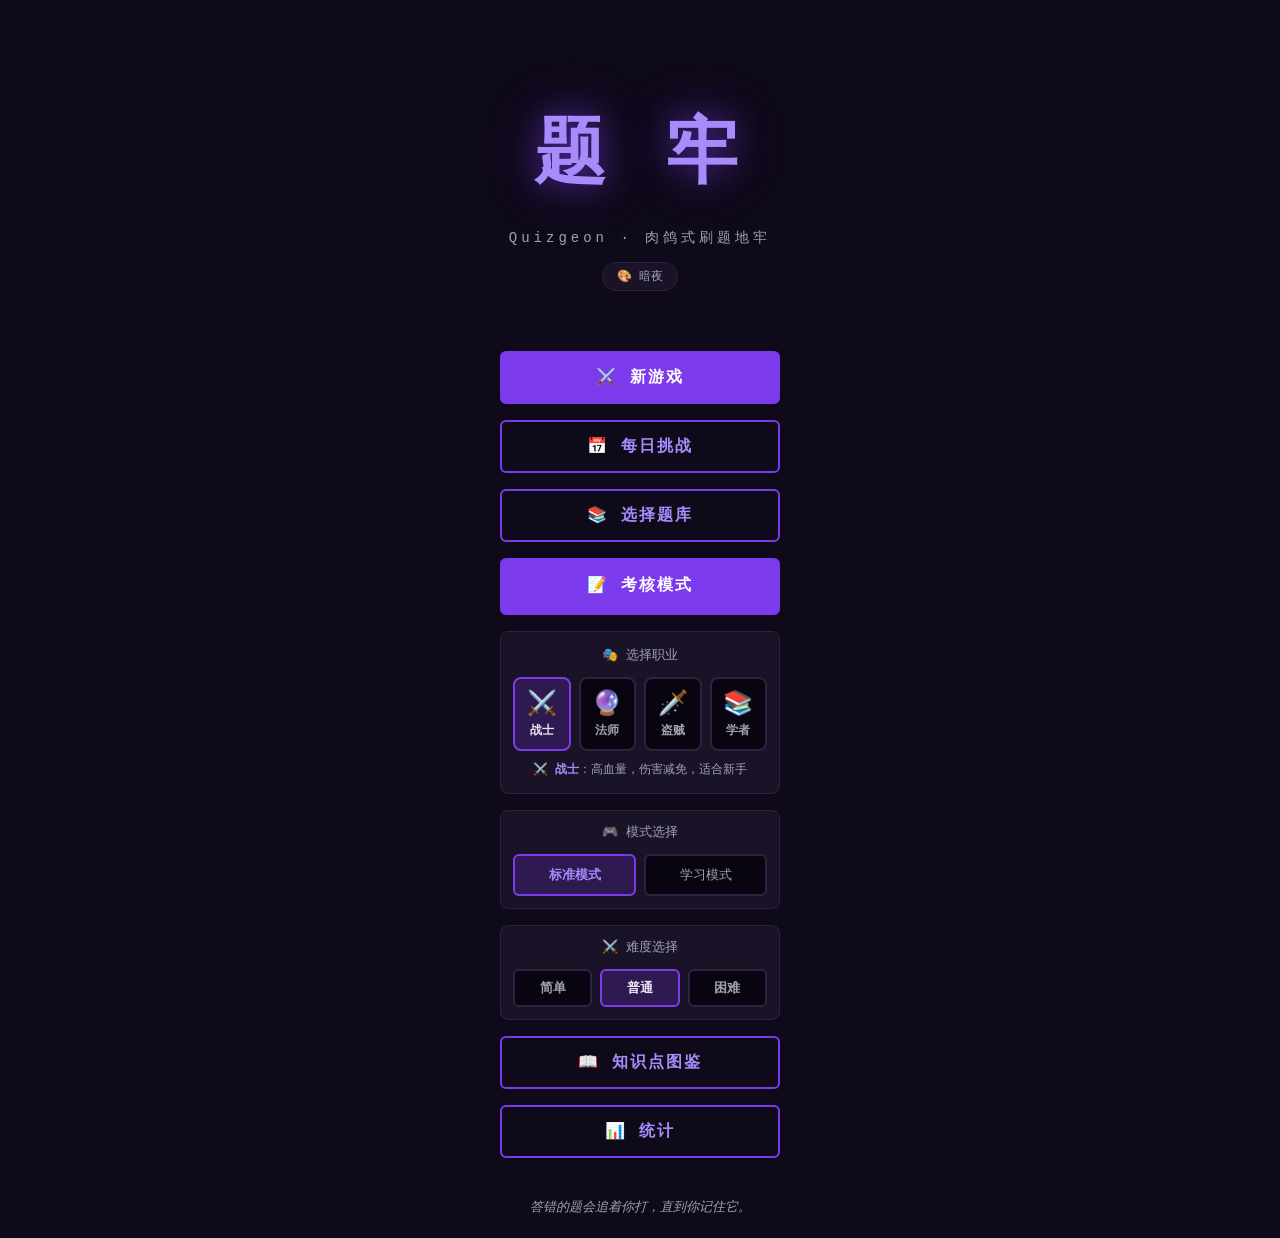
<file: index.html>
<!DOCTYPE html>
<html lang="zh-CN">
<head>
  <meta charset="UTF-8">
  <meta name="viewport" content="width=device-width, initial-scale=1.0, maximum-scale=1.0, user-scalable=no, viewport-fit=cover">
  <meta name="theme-color" content="#0f0f1a">
  <meta name="apple-mobile-web-app-capable" content="yes">
  <meta name="apple-mobile-web-app-status-bar-style" content="black-translucent">
  <title>Quizgeon · 题牢</title>
  <link rel="manifest" href="manifest.json">
  <link rel="icon" type="image/png" sizes="192x192" href="assets/icons/icon-192.png">
  <link rel="apple-touch-icon" href="assets/icons/icon-192.png">
  <link rel="stylesheet" href="src/css/game.css">
</head>
<body>
  <div id="app">
    <!-- 开始界面 -->
    <div id="start-screen" class="screen active">
      <div class="title-box">
        <h1 class="game-title">题 牢</h1>
        <p class="subtitle">Quizgeon · 肉鸽式刷题地牢</p>
        <div class="theme-toggle">
          <button id="btn-theme" class="theme-btn" title="切换主题">🎨 主题</button>
        </div>
      </div>
      <div class="menu">
        <button id="btn-continue" class="btn-primary" style="display:none;">⏩ 继续游戏</button>
        <button id="btn-start" class="btn-primary">⚔️ 新游戏</button>
        <button id="btn-daily" class="btn-secondary">📅 每日挑战</button>
        <button id="btn-bank-select" class="btn-secondary">📚 选择题库</button>
        <a href="exam.html" class="btn-primary" style="display:inline-block;text-align:center;text-decoration:none;">📝 考核模式</a>

        <div class="class-selector">
          <div class="selector-label">🎭 选择职业</div>
          <div class="class-options">
            <button class="class-btn active" data-class="warrior">
              <div class="class-emoji">⚔️</div>
              <div class="class-name">战士</div>
            </button>
            <button class="class-btn" data-class="mage">
              <div class="class-emoji">🔮</div>
              <div class="class-name">法师</div>
            </button>
            <button class="class-btn" data-class="rogue">
              <div class="class-emoji">🗡️</div>
              <div class="class-name">盗贼</div>
            </button>
            <button class="class-btn" data-class="scholar">
              <div class="class-emoji">📚</div>
              <div class="class-name">学者</div>
            </button>
          </div>
          <div class="class-desc" id="class-desc">
            <strong>⚔️ 战士</strong>：高血量，伤害减免，适合新手
          </div>
        </div>

        <div class="mode-selector">
          <div class="mode-label">🎮 模式选择</div>
          <div class="mode-options">
            <button class="mode-btn active" data-mode="standard">标准模式</button>
            <button class="mode-btn" data-mode="learning">学习模式</button>
          </div>
        </div>

        <div class="difficulty-selector">
          <div class="selector-label">⚔️ 难度选择</div>
          <div class="difficulty-options">
            <button class="diff-btn" data-diff="easy">简单</button>
            <button class="diff-btn active" data-diff="normal">普通</button>
            <button class="diff-btn" data-diff="hard">困难</button>
          </div>
        </div>
        <button id="btn-codex" class="btn-secondary">📖 知识点图鉴</button>
        <button id="btn-stats" class="btn-secondary">📊 统计</button>
      </div>
      <p class="tip">答错的题会追着你打，直到你记住它。</p>
    </div>

    <!-- 游戏界面 -->
    <div id="game-screen" class="screen">
      <!-- 顶部状态栏 -->
      <div class="status-bar">
        <div class="hp-section">
          <span class="label">❤️ HP</span>
          <div class="hp-bar">
            <div class="hp-fill" id="hp-fill"></div>
            <span class="hp-text" id="hp-text">100/100</span>
          </div>
        </div>
        <div class="info-section">
          <span class="gold">💰 <span id="gold-text">0</span></span>
          <span class="floor">🏰 第 <span id="floor-text">1</span> 层</span>
          <span class="room">🚪 <span id="room-text">1</span>/10</span>
          <button id="btn-sound" class="sound-toggle" title="音效开关">🔊</button>
          <button id="btn-menu" class="sound-toggle" title="返回主菜单">☰</button>
        </div>
      </div>

      <!-- 战斗区 -->
      <div class="battle-area">
        <div class="monster-box" id="monster-box">
          <div class="monster-emoji" id="monster-emoji">👾</div>
          <div class="monster-name" id="monster-name">注意力小怪</div>
          <div class="monster-type" id="monster-type">普通</div>
        </div>

        <div class="question-box">
          <div class="question-text" id="question-text">
            题目加载中...
          </div>
          <div class="options" id="options-container">
            <!-- 选项动态生成 -->
          </div>
        </div>

        <!-- 反馈区（答题后显示） -->
        <div class="feedback-box" id="feedback-box" style="display:none;">
          <div class="feedback-title" id="feedback-title"></div>
          <div class="feedback-explanation" id="feedback-explanation"></div>
          <button id="btn-next" class="btn-primary">继续 →</button>
        </div>
      </div>

      <!-- 遗物栏 -->
      <div class="relic-bar" id="relic-bar">
        <span class="relics-label">遗物：</span>
        <span id="relics-list">无</span>
      </div>
    </div>

    <!-- 图鉴界面 -->
    <div id="codex-screen" class="screen">
      <div class="codex-header">
        <h2>📖 知识点图鉴</h2>
        <button id="btn-codex-back" class="btn-secondary">← 返回</button>
      </div>
      <div class="codex-content" id="codex-content">
        <p class="empty-tip">还没有解锁任何知识点，去地牢里打怪吧！</p>
      </div>
    </div>

    <!-- 统计界面 -->
    <div id="stats-screen" class="screen">
      <div class="stats-header">
        <h2>📊 统计</h2>
        <button id="btn-stats-back" class="btn-secondary">← 返回</button>
      </div>
      <div class="stats-content" id="stats-content"></div>
    </div>

    <!-- 题库选择界面 -->
    <div id="bank-screen" class="screen">
      <div class="codex-header">
        <h2>📚 选择题库</h2>
        <button id="btn-bank-back" class="btn-secondary">← 返回</button>
      </div>
      <div class="bank-list" id="bank-list"></div>
    </div>

    <!-- 游戏结束界面 -->
    <div id="gameover-screen" class="screen">
      <div class="gameover-box">
        <h2 id="gameover-title">你倒在了第 1 层...</h2>
        <div class="gameover-stats" id="gameover-stats"></div>
        <div class="gameover-rewards" id="gameover-rewards"></div>
        <button id="btn-retry" class="btn-primary">🔄 再来一次</button>
        <button id="btn-back-menu" class="btn-secondary">返回主菜单</button>
      </div>
    </div>
  </div>

  <script src="src/js/config.js"></script>
  <script src="src/js/utils.js"></script>
  <script src="src/js/errorHandler.js"></script>
  <script src="src/js/data/questions.js"></script>
  <script src="src/js/data/saveSystem.js"></script>
  <script src="src/js/game/player.js"></script>
  <script src="src/js/game/dungeon.js"></script>
  <script src="src/js/game/combat.js"></script>
  <script src="src/js/game/shop.js"></script>
  <script src="src/js/game/relics.js"></script>
  <script src="src/js/game/classes.js"></script>
  <script src="src/js/game/daily.js"></script>
  <script src="src/js/game/achievements.js"></script>
  <script src="src/js/game/keyboard.js"></script>
  <script src="src/js/game/haptic.js"></script>
  <script src="src/js/game/sound.js"></script>
  <script src="src/js/main.js"></script>

  <script>
    // 注册 Service Worker（PWA 离线支持）
    if ('serviceWorker' in navigator) {
      window.addEventListener('load', () => {
        navigator.serviceWorker.register('./service-worker.js')
          .then((reg) => console.log('SW registered:', reg.scope))
          .catch((err) => console.warn('SW registration failed:', err));
      });
    }
  </script>
</body>
</html>
</file>
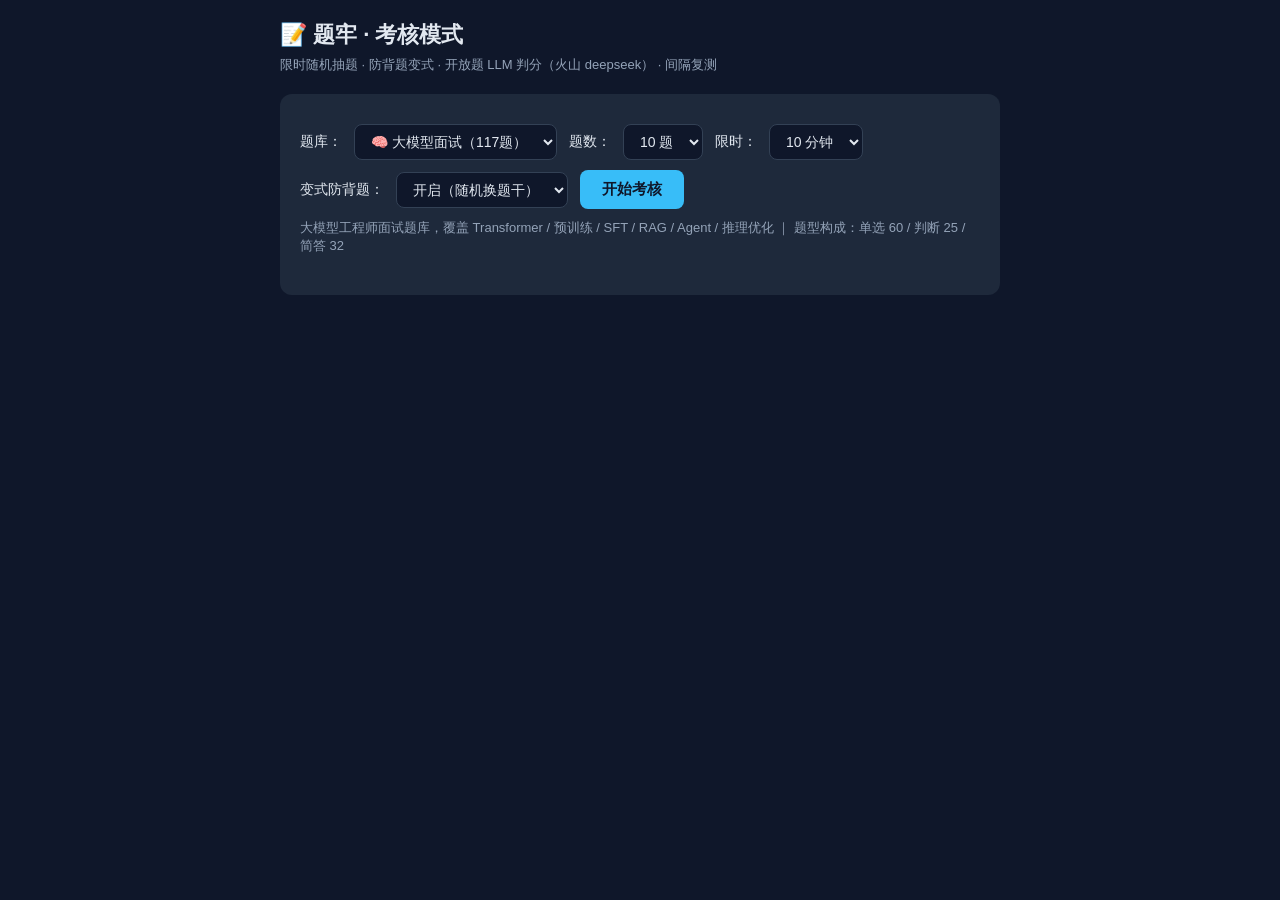
<file: exam.html>
<!DOCTYPE html>
<html lang="zh-CN">
<head>
<meta charset="utf-8">
<meta name="viewport" content="width=device-width, initial-scale=1">
<title>题牢 · 考核模式</title>
<style>
:root { --bg:#0f172a; --card:#1e293b; --accent:#38bdf8; --ok:#4ade80; --bad:#f87171; --text:#e2e8f0; }
* { box-sizing:border-box; margin:0; padding:0; }
body { font-family:"Noto Sans CJK SC","Microsoft YaHei",sans-serif; background:var(--bg); color:var(--text); min-height:100vh; }
.container { max-width:760px; margin:0 auto; padding:20px; }
h1 { font-size:22px; margin-bottom:6px; }
.sub { color:#94a3b8; font-size:13px; margin-bottom:20px; }
.card { background:var(--card); border-radius:12px; padding:20px; margin-bottom:16px; }
.row { display:flex; gap:12px; align-items:center; flex-wrap:wrap; margin:10px 0; }
label { font-size:14px; }
select, input, textarea { background:#0f172a; color:var(--text); border:1px solid #334155; border-radius:8px; padding:8px 12px; font-size:14px; }
textarea { width:100%; min-height:120px; resize:vertical; margin-top:10px; font-family:inherit; }
.btn { background:var(--accent); color:#0f172a; border:none; border-radius:8px; padding:10px 22px; font-size:15px; font-weight:600; cursor:pointer; }
.btn:hover { opacity:.85; }
.btn:disabled { opacity:.4; cursor:not-allowed; }
.btn-secondary { background:#334155; color:var(--text); }
.timer { font-size:16px; font-weight:700; color:var(--accent); }
.q-head { display:flex; justify-content:space-between; align-items:center; margin-bottom:12px; }
.q-type { font-size:12px; background:#334155; padding:3px 10px; border-radius:20px; }
.q-text { font-size:17px; line-height:1.6; margin-bottom:16px; white-space:pre-wrap; }
.opt { display:block; background:#0f172a; border:1px solid #334155; border-radius:8px; padding:12px 16px; margin:8px 0; cursor:pointer; font-size:15px; }
.opt:hover { border-color:var(--accent); }
.opt.selected { border-color:var(--accent); background:#0c4a6e; }
.opt.correct { border-color:var(--ok); background:#14532d; }
.opt.wrong { border-color:var(--bad); background:#7f1d1d; }
.judge-row { display:flex; gap:8px; margin-top:10px; align-items:center; }
.judge-status { font-size:13px; color:#94a3b8; }
.points-box { background:#0f172a; border-radius:8px; padding:10px 14px; margin-top:12px; font-size:13px; }
.points-box .hit { color:var(--ok); }
.points-box .miss { color:var(--bad); }
.report-grid { display:grid; grid-template-columns:repeat(auto-fit,minmax(140px,1fr)); gap:12px; margin:16px 0; }
.metric { background:#0f172a; border-radius:10px; padding:14px; text-align:center; }
.metric .num { font-size:26px; font-weight:700; color:var(--accent); }
.metric .lbl { font-size:12px; color:#94a3b8; margin-top:4px; }
.tag { display:inline-block; background:#334155; padding:3px 10px; border-radius:20px; font-size:12px; margin:3px; }
.wrong-item { background:#0f172a; border-radius:8px; padding:12px; margin:8px 0; font-size:14px; }
.wrong-item .q { margin-bottom:6px; }
.wrong-item .a { color:#94a3b8; font-size:13px; }
.card-grid { display:grid; grid-template-columns:repeat(auto-fill,minmax(38px,1fr)); gap:6px; }
.card-cell { background:#0f172a; border:1px solid #334155; border-radius:6px; padding:7px 0; text-align:center; cursor:pointer; font-size:13px; position:relative; font-weight:600; }
.card-cell:hover { border-color:var(--accent); }
.card-cell.current { border-color:var(--accent); box-shadow:0 0 0 1px var(--accent); }
.card-cell.done-correct { background:#14532d; border-color:var(--ok); }
.card-cell.done-wrong { background:#7f1d1d; border-color:var(--bad); }
.card-cell.skipped { background:#422006; border-color:#a16207; }
.card-cell .type-mark { font-size:9px; position:absolute; top:0; right:3px; color:#94a3b8; font-weight:400; }
.tag-badge { display:inline-block; padding:3px 10px; border-radius:20px; font-size:12px; margin-right:6px; margin-bottom:4px; }
.tag-week { background:#1e3a8a; color:#bfdbfe; }
.tag-project { background:#14532d; color:#bbf7d0; }
.tag-stack { background:#581c87; color:#e9d5ff; }
#report { display:none; }
.hidden { display:none !important; }
</style>
</head>
<body>
<div class="container">
  <h1>📝 题牢 · 考核模式</h1>
  <div class="sub">限时随机抽题 · 防背题变式 · 开放题 LLM 判分（火山 deepseek） · 间隔复测</div>

  <!-- 配置区 -->
  <div id="config" class="card">
    <div class="row">
      <label>题库：</label>
      <select id="bank-select"></select>
      <label>题数：</label>
      <select id="count-select">
        <option value="5">5 题</option>
        <option value="10" selected>10 题</option>
        <option value="15">15 题</option>
        <option value="0">全部</option>
      </select>
      <label>限时：</label>
      <select id="time-select">
        <option value="0">不限时</option>
        <option value="300">5 分钟</option>
        <option value="600" selected>10 分钟</option>
        <option value="900">15 分钟</option>
      </select>
    </div>
    <div class="row">
      <label>变式防背题：</label>
      <select id="variant-select">
        <option value="1" selected>开启（随机换题干）</option>
        <option value="0">关闭（原题）</option>
      </select>
      <button class="btn" id="btn-start">开始考核</button>
    </div>
    <div id="config-info" class="sub" style="margin-top:10px;"></div>
  </div>

  <!-- 答题区 -->
  <div id="quiz" class="card hidden">
    <div class="q-head">
      <span id="q-progress"></span>
      <span class="timer" id="timer"></span>
    </div>
    <div id="answer-card" style="margin-bottom:14px;"></div>
    <span class="q-type" id="q-type"></span>
    <div id="q-tags" style="margin:8px 0;"></div>
    <div class="q-text" id="q-text"></div>
    <div id="q-options"></div>
    <div id="q-open" class="hidden">
      <textarea id="open-answer" placeholder="输入你的答案（要点式回答即可）"></textarea>
    </div>
    <div class="judge-row">
      <button class="btn" id="btn-submit">提交</button>
      <button class="btn btn-secondary" id="btn-skip">跳过</button>
      <span class="judge-status" id="judge-status"></span>
    </div>
    <div id="judge-result"></div>
  </div>

  <!-- 报告区 -->
  <div id="report" class="card">
    <h2>📊 考核报告</h2>
    <div class="report-grid">
      <div class="metric"><div class="num" id="r-correct"></div><div class="lbl">客观题正确率</div></div>
      <div class="metric"><div class="num" id="r-points"></div><div class="lbl">开放题得分点</div></div>
      <div class="metric"><div class="num" id="r-time"></div><div class="lbl">用时</div></div>
      <div class="metric"><div class="num" id="r-score"></div><div class="lbl">综合分</div></div>
    </div>
    <div><strong>薄弱知识点：</strong><span id="r-weak"></span></div>
    <div style="margin-top:10px;"><strong>按周聚合：</strong><span id="r-weak-week"></span></div>
    <div style="margin-top:10px;"><strong>按项目聚合：</strong><span id="r-weak-project"></span></div>
    <div style="margin-top:10px;"><strong>按技术栈聚合：</strong><span id="r-weak-stack"></span></div>
    <div style="margin-top:18px;"><strong>📈 历史成绩曲线（最近 20 次考核）</strong></div>
    <div id="history-chart" style="margin-top:8px;overflow-x:auto;"></div>
    <div style="margin-top:14px;"><strong>错题回顾：</strong></div>
    <div id="r-wrong"></div>
    <div class="row" style="margin-top:16px;">
      <button class="btn" id="btn-again">再来一次</button>
      <button class="btn btn-secondary" id="btn-back">返回配置</button>
    </div>
  </div>
</div>
<script src="src/js/data/questions.js"></script>
<script src="exam.js?v=20260924b"></script>
</body>
</html>
</file>
<file: src/css/game.css>
/* Quizgeon 题牢 — 游戏样式 */
:root {
  --bg-dark: #0f0a1a;
  --bg-darker: #080510;
  --bg-card: #1a1328;
  --bg-card-hover: #251938;
  --primary: #7c3aed;
  --primary-light: #a78bfa;
  --accent: #f59e0b;
  --danger: #ef4444;
  --success: #10b981;
  --text: #e9e4f0;
  --text-muted: #9ca3af;
  --border: #2e2240;
  --monster: #8b5cf6;
}

/* 亮色主题 */
body.theme-light {
  --bg-dark: #f8fafc;
  --bg-darker: #f1f5f9;
  --bg-card: #ffffff;
  --bg-card-hover: #f8fafc;
  --primary: #6366f1;
  --primary-light: #818cf8;
  --accent: #f59e0b;
  --danger: #ef4444;
  --success: #10b981;
  --text: #1e293b;
  --text-muted: #64748b;
  --border: #e2e8f0;
  --monster: #6366f1;
}

/* 经典像素风主题 */
body.theme-classic {
  --bg-dark: #1a1a2e;
  --bg-darker: #0f0f1a;
  --bg-card: #16213e;
  --bg-card-hover: #1f2a4a;
  --primary: #e94560;
  --primary-light: #ff6b6b;
  --accent: #f59e0b;
  --danger: #ff6b6b;
  --success: #00d4aa;
  --text: #e0e0ff;
  --text-muted: #7b7bc2;
  --border: #0f3460;
  --monster: #e94560;
  font-family: 'Courier New', monospace;
}

/* 森林主题 */
body.theme-forest {
  --bg-dark: #0a1f0a;
  --bg-darker: #051005;
  --bg-card: #13281a;
  --bg-card-hover: #1a3824;
  --primary: #059669;
  --primary-light: #34d399;
  --accent: #eab308;
  --danger: #f87171;
  --success: #10b981;
  --text: #d1fae5;
  --text-muted: #6b8e7a;
  --border: #1f4a2f;
  --monster: #10b981;
}

* { box-sizing: border-box; margin: 0; padding: 0; }

body {
  font-family: 'Courier New', 'Noto Sans CJK SC', monospace;
  background: var(--bg-dark);
  color: var(--text);
  min-height: 100vh;
  line-height: 1.6;
}

#app {
  max-width: 720px;
  margin: 0 auto;
  padding: 20px 16px;
  min-height: 100vh;
}

/* 屏幕切换 */
.screen { display: none; }
.screen.active { display: block; }

/* ===== 主菜单 ===== */
.title-box {
  text-align: center;
  margin: 80px 0 60px;
}

.game-title {
  font-size: 72px;
  font-weight: 900;
  color: var(--primary-light);
  text-shadow: 0 0 30px rgba(124, 58, 237, 0.5),
               0 0 60px rgba(124, 58, 237, 0.3);
  letter-spacing: 8px;
  margin-bottom: 12px;
}

.subtitle {
  color: var(--text-muted);
  font-size: 14px;
  letter-spacing: 4px;
}

.theme-toggle {
  margin-top: 12px;
  text-align: center;
}

.theme-btn {
  background: var(--bg-card);
  border: 1px solid var(--border);
  border-radius: 20px;
  color: var(--text-muted);
  cursor: pointer;
  padding: 5px 14px;
  font-size: 12px;
  font-family: inherit;
  transition: all 0.2s;
}

.theme-btn:hover {
  border-color: var(--primary);
  color: var(--primary-light);
}

.menu {
  display: flex;
  flex-direction: column;
  gap: 16px;
  max-width: 280px;
  margin: 0 auto 40px;
}

.mode-selector {
  background: var(--bg-card);
  border: 1px solid var(--border);
  border-radius: 8px;
  padding: 12px;
}

.class-selector {
  background: var(--bg-card);
  border: 1px solid var(--border);
  border-radius: 8px;
  padding: 14px 12px;
}

.selector-label, .mode-label {
  font-size: 13px;
  color: var(--text-muted);
  margin-bottom: 10px;
  text-align: center;
}

.class-options {
  display: grid;
  grid-template-columns: repeat(4, 1fr);
  gap: 8px;
  margin-bottom: 10px;
}

.class-btn {
  background: var(--bg-darker);
  border: 2px solid var(--border);
  border-radius: 8px;
  color: var(--text-muted);
  cursor: pointer;
  padding: 10px 4px;
  transition: all 0.2s;
  font-family: inherit;
}

.class-btn:hover {
  border-color: var(--primary-light);
  transform: translateY(-2px);
}

.class-btn.active {
  border-color: var(--primary);
  background: rgba(124, 58, 237, 0.2);
  color: var(--text);
}

.class-emoji {
  font-size: 24px;
  margin-bottom: 4px;
}

.class-name {
  font-size: 12px;
  font-weight: bold;
}

.class-desc {
  font-size: 12px;
  color: var(--text-muted);
  text-align: center;
  line-height: 1.5;
}

.class-desc strong {
  color: var(--primary-light);
}

.difficulty-selector {
  background: var(--bg-card);
  border: 1px solid var(--border);
  border-radius: 8px;
  padding: 12px;
}

.difficulty-options {
  display: grid;
  grid-template-columns: repeat(3, 1fr);
  gap: 8px;
}

.diff-btn {
  background: var(--bg-darker);
  border: 2px solid var(--border);
  border-radius: 6px;
  color: var(--text-muted);
  cursor: pointer;
  padding: 8px;
  font-family: inherit;
  font-size: 13px;
  font-weight: bold;
  transition: all 0.2s;
}

.diff-btn:hover {
  border-color: var(--primary-light);
}

.diff-btn.active {
  border-color: var(--primary);
  background: rgba(124, 58, 237, 0.2);
  color: var(--text);
}

.diff-btn[data-diff="easy"].active {
  border-color: var(--success);
  background: rgba(16, 185, 129, 0.15);
  color: var(--success);
}

.diff-btn[data-diff="hard"].active {
  border-color: var(--danger);
  background: rgba(239, 68, 68, 0.15);
  color: var(--danger);
}

.mode-options {
  display: flex;
  gap: 8px;
}

.mode-btn {
  flex: 1;
  padding: 10px 8px;
  background: var(--bg-darker);
  border: 2px solid var(--border);
  border-radius: 6px;
  color: var(--text-muted);
  font-family: inherit;
  font-size: 13px;
  cursor: pointer;
  transition: all 0.2s;
}

.mode-btn:hover {
  border-color: var(--primary-light);
}

.mode-btn.active {
  border-color: var(--primary);
  background: rgba(124, 58, 237, 0.2);
  color: var(--primary-light);
  font-weight: bold;
}

.tip {
  text-align: center;
  color: var(--text-muted);
  font-size: 13px;
  font-style: italic;
}

/* ===== 按钮 ===== */
.btn-primary, .btn-secondary {
  font-family: inherit;
  font-size: 16px;
  padding: 14px 24px;
  border: 2px solid var(--primary);
  border-radius: 6px;
  cursor: pointer;
  transition: all 0.2s;
  font-weight: bold;
  letter-spacing: 2px;
}

.btn-primary {
  background: var(--primary);
  color: white;
}

.btn-primary:hover {
  background: var(--primary-light);
  border-color: var(--primary-light);
  transform: translateY(-2px);
  box-shadow: 0 6px 20px rgba(124, 58, 237, 0.4);
}

.btn-secondary {
  background: transparent;
  color: var(--primary-light);
}

.btn-secondary:hover {
  background: rgba(124, 58, 237, 0.1);
  border-color: var(--primary-light);
}

.btn-secondary:disabled {
  opacity: 0.4;
  cursor: not-allowed;
}

/* ===== 状态栏 ===== */
.status-bar {
  background: var(--bg-card);
  border: 1px solid var(--border);
  border-radius: 8px;
  padding: 14px 18px;
  margin-bottom: 20px;
  display: flex;
  justify-content: space-between;
  align-items: center;
  flex-wrap: wrap;
  gap: 12px;
}

.hp-section {
  display: flex;
  align-items: center;
  gap: 10px;
  flex: 1;
  min-width: 200px;
}

.hp-section .label {
  font-size: 14px;
  white-space: nowrap;
}

.hp-bar {
  flex: 1;
  height: 20px;
  background: var(--bg-darker);
  border-radius: 4px;
  position: relative;
  overflow: hidden;
  border: 1px solid var(--border);
}

.hp-fill {
  height: 100%;
  background: linear-gradient(90deg, #ef4444, #f59e0b);
  transition: width 0.3s ease;
}

.hp-text {
  position: absolute;
  top: 50%;
  left: 50%;
  transform: translate(-50%, -50%);
  font-size: 12px;
  font-weight: bold;
  text-shadow: 0 1px 2px rgba(0,0,0,0.8);
  white-space: nowrap;
}

.info-section {
  display: flex;
  gap: 16px;
  font-size: 14px;
}

.info-section .gold { color: var(--accent); font-weight: bold; }

.sound-toggle {
  background: none;
  border: none;
  color: var(--text-muted);
  font-size: 16px;
  cursor: pointer;
  padding: 2px 6px;
  transition: all 0.2s;
}

.sound-toggle:hover {
  color: var(--accent);
  transform: scale(1.1);
}

/* ===== 战斗区 ===== */
.battle-area {
  background: var(--bg-card);
  border: 1px solid var(--border);
  border-radius: 12px;
  padding: 24px;
  margin-bottom: 16px;
}

.monster-box {
  text-align: center;
  margin-bottom: 24px;
  padding: 20px;
  background: linear-gradient(180deg, rgba(139, 92, 246, 0.1), transparent);
  border-radius: 8px;
}

.monster-emoji {
  font-size: 64px;
  margin-bottom: 8px;
  animation: float 2s ease-in-out infinite;
}

@keyframes float {
  0%, 100% { transform: translateY(0); }
  50% { transform: translateY(-8px); }
}

@keyframes shake {
  0%, 100% { transform: translateX(0); }
  20% { transform: translateX(-6px); }
  40% { transform: translateX(6px); }
  60% { transform: translateX(-4px); }
  80% { transform: translateX(4px); }
}

@keyframes pulse-glow {
  0%, 100% { box-shadow: 0 0 10px rgba(124, 58, 237, 0.3); }
  50% { box-shadow: 0 0 25px rgba(124, 58, 237, 0.6); }
}

@keyframes damage-float {
  0% { opacity: 1; transform: translate(-50%, 0); }
  100% { opacity: 0; transform: translate(-50%, -50px); }
}

@keyframes gold-float {
  0% { opacity: 1; transform: translate(-50%, 0); }
  100% { opacity: 0; transform: translate(-50%, -40px); }
}

@keyframes monster-hit {
  0%, 100% { transform: translateX(0); filter: brightness(1); }
  25% { transform: translateX(8px); filter: brightness(2); }
  75% { transform: translateX(-4px); filter: brightness(1.5); }
}

@keyframes slide-in-right {
  from { opacity: 0; transform: translateX(30px); }
  to { opacity: 1; transform: translateX(0); }
}

@keyframes pop-in {
  0% { transform: scale(0.5); opacity: 0; }
  70% { transform: scale(1.1); }
  100% { transform: scale(1); opacity: 1; }
}

.shake { animation: shake 0.4s ease; }
.monster-hit { animation: monster-hit 0.3s ease; }
.gold-float { animation: gold-float 1s ease-out forwards; }
.damage-float { animation: damage-float 1s ease-out forwards; }
.pop-in { animation: pop-in 0.3s ease-out; }
.slide-in-right { animation: slide-in-right 0.3s ease-out; }

/* 飘字容器 */
.floating-text {
  position: absolute;
  left: 50%;
  top: 30%;
  font-weight: bold;
  font-size: 24px;
  pointer-events: none;
  z-index: 10;
  text-shadow: 0 2px 4px rgba(0,0,0,0.5);
}

.floating-text.damage { color: #ef4444; }
.floating-text.gold { color: #f59e0b; }
.floating-text.heal { color: #10b981; }

/* 成就弹窗 */
.achievement-toast {
  position: fixed;
  top: 20px;
  right: 20px;
  background: linear-gradient(135deg, #7c3aed, #f59e0b);
  border-radius: 12px;
  padding: 16px 20px;
  display: flex;
  align-items: center;
  gap: 14px;
  color: white;
  box-shadow: 0 8px 32px rgba(124, 58, 237, 0.4);
  z-index: 1000;
  animation: achievement-pop 0.5s ease-out;
  max-width: 280px;
  transition: opacity 0.3s, transform 0.3s;
}

@keyframes achievement-pop {
  0% { transform: translateX(400px); opacity: 0; }
  70% { transform: translateX(-10px); }
  100% { transform: translateX(0); opacity: 1; }
}

.ach-icon {
  font-size: 36px;
  flex-shrink: 0;
}

.ach-info {
  flex: 1;
}

.ach-title {
  font-size: 11px;
  text-transform: uppercase;
  letter-spacing: 1px;
  opacity: 0.9;
  margin-bottom: 2px;
}

.ach-name {
  font-size: 16px;
  font-weight: bold;
  margin-bottom: 2px;
}

/* ===== 移动端适配 ===== */
@media (max-width: 600px) {
  .game-title { font-size: 2.2rem; }
  .monster-emoji { font-size: 64px; }
  .monster-name { font-size: 16px; }
  .question-text { font-size: 16px; }
  .option-btn { padding: 10px 14px; font-size: 14px; min-height: 48px; }
  .status-bar { padding: 8px 12px; gap: 8px; font-size: 12px; }
  .battle-area { padding: 16px 12px; }
  .item-bar { padding: 8px 12px; font-size: 12px; }
  .shop-grid { grid-template-columns: 1fr; }
  .class-options { gap: 6px; }
  .class-btn { padding: 8px 2px; }
  .class-emoji { font-size: 20px; }
  .class-name { font-size: 11px; }
  .bank-card { padding: 16px; }
  .bank-emoji { font-size: 32px; }

  /* 安全区域 */
  .screen {
    padding-top: env(safe-area-inset-top);
    padding-bottom: env(safe-area-inset-bottom);
    padding-left: env(safe-area-inset-left);
    padding-right: env(safe-area-inset-right);
  }

  /* 按钮最小触摸区域 */
  button {
    min-height: 44px;
    -webkit-tap-highlight-color: transparent;
  }

  /* 禁用双击缩放 */
  * {
    touch-action: manipulation;
  }
}

/* 小屏手机 */
@media (max-width: 360px) {
  .game-title { font-size: 1.8rem; }
  .menu { max-width: 100%; }
  .difficulty-options { gap: 6px; }
  .diff-btn { padding: 6px 4px; font-size: 12px; }
}

/* 横屏模式 */
@media (max-height: 500px) and (orientation: landscape) {
  .title-box { padding: 10px 0; }
  .game-title { font-size: 1.5rem; margin-bottom: 0; }
  .subtitle { display: none; }
  .menu { max-width: 300px; margin-bottom: 10px; gap: 8px; }
  .battle-area { padding: 10px 20px; }
  .monster-emoji { font-size: 48px; }
  .question-text { font-size: 14px; margin-bottom: 12px; }
  .option-btn { padding: 8px 14px; font-size: 13px; }
}

.ach-desc {
  font-size: 12px;
  opacity: 0.9;
}

/* 怪物区相对定位，用于飘字 */
.monster-box { position: relative; }

.monster-name {
  font-size: 18px;
  font-weight: bold;
  color: var(--monster);
}

.monster-type {
  font-size: 12px;
  color: var(--text-muted);
  margin-top: 2px;
}

/* 题目 */
.question-box {
  margin-bottom: 20px;
}

.question-text {
  font-size: 17px;
  line-height: 1.8;
  margin-bottom: 20px;
  padding: 16px;
  background: var(--bg-darker);
  border-left: 4px solid var(--primary);
  border-radius: 4px;
  min-height: 60px;
}

.options {
  display: flex;
  flex-direction: column;
  gap: 10px;
}

.option-btn {
  display: flex;
  align-items: center;
  gap: 14px;
  padding: 14px 18px;
  background: var(--bg-darker);
  border: 2px solid var(--border);
  border-radius: 6px;
  color: var(--text);
  cursor: pointer;
  font-family: inherit;
  font-size: 15px;
  text-align: left;
  transition: all 0.2s;
}

.option-btn:hover:not(:disabled) {
  border-color: var(--primary);
  background: var(--bg-card-hover);
  transform: translateX(4px);
}

.option-btn.selected {
  border-color: var(--accent);
  background: rgba(245, 158, 11, 0.1);
}

.option-btn.correct {
  border-color: var(--success);
  background: rgba(16, 185, 129, 0.15);
  color: var(--success);
}

.option-btn.wrong {
  border-color: var(--danger);
  background: rgba(239, 68, 68, 0.15);
  color: var(--danger);
}

.option-btn:disabled {
  cursor: default;
  opacity: 0.8;
}

.opt-letter {
  display: inline-flex;
  align-items: center;
  justify-content: center;
  width: 28px;
  height: 28px;
  background: var(--bg-card);
  border: 2px solid var(--border);
  border-radius: 4px;
  font-weight: bold;
  font-size: 14px;
  flex-shrink: 0;
}

.opt-text { flex: 1; }

.submit-multi {
  margin-top: 10px;
  align-self: center;
}

.open-answer-input {
  width: 100%;
  min-height: 120px;
  padding: 12px 16px;
  background: var(--bg-darker);
  border: 2px solid var(--border);
  border-radius: 6px;
  color: var(--text);
  font-family: inherit;
  font-size: 15px;
  line-height: 1.7;
  resize: vertical;
  margin-bottom: 12px;
}

.open-answer-input:focus {
  outline: none;
  border-color: var(--primary);
}

.submit-open {
  width: 100%;
}

/* 反馈区 */
.feedback-box {
  margin-top: 20px;
  padding: 20px;
  border-radius: 8px;
  border: 2px solid;
  animation: slideIn 0.3s ease;
}

@keyframes slideIn {
  from { opacity: 0; transform: translateY(-10px); }
  to { opacity: 1; transform: translateY(0); }
}

.feedback-box.correct {
  border-color: var(--success);
  background: rgba(16, 185, 129, 0.1);
}

.feedback-box.wrong {
  border-color: var(--danger);
  background: rgba(239, 68, 68, 0.1);
}

.feedback-title {
  font-size: 20px;
  font-weight: bold;
  margin-bottom: 12px;
}

.feedback-title.correct { color: var(--success); }
.feedback-title.wrong { color: var(--danger); }

.feedback-explanation {
  margin-bottom: 16px;
  line-height: 1.7;
  color: var(--text);
  white-space: pre-line;
}

.feedback-box .btn-primary {
  width: 100%;
}

/* 遗物栏 */
.relic-bar {
  background: var(--bg-card);
  border: 1px solid var(--border);
  border-radius: 8px;
  padding: 10px 16px;
  font-size: 13px;
  color: var(--text-muted);
}

.relics-label { margin-right: 8px; }

/* 稀有度颜色 */
.relic-common { color: #9ca3af; }
.relic-uncommon { color: #10b981; }
.relic-rare { color: #f59e0b; }

/* ===== 图鉴界面 ===== */
.codex-header, .stats-header {
  display: flex;
  justify-content: space-between;
  align-items: center;
  margin-bottom: 24px;
  padding-bottom: 12px;
  border-bottom: 2px solid var(--border);
}

.codex-header h2, .stats-header h2 {
  color: var(--primary-light);
}

.codex-progress {
  text-align: center;
  margin-bottom: 24px;
  font-size: 18px;
}

.codex-progress strong {
  color: var(--accent);
  font-size: 24px;
}

.codex-list {
  display: flex;
  flex-direction: column;
  gap: 12px;
}

.codex-item {
  background: var(--bg-card);
  border: 1px solid var(--border);
  border-radius: 6px;
  padding: 14px 16px;
  transition: all 0.2s;
}

.codex-item:hover { border-color: var(--primary); }

.codex-item.mastered { border-left: 4px solid var(--success); }
.codex-item.weak { border-left: 4px solid var(--danger); }
.codex-item.learning { border-left: 4px solid var(--accent); }

.codex-question {
  font-weight: bold;
  margin-bottom: 8px;
  font-size: 14px;
}

.codex-meta {
  display: flex;
  gap: 16px;
  font-size: 12px;
  color: var(--text-muted);
}

.codex-status { font-weight: bold; }
.codex-item.mastered .codex-status { color: var(--success); }
.codex-item.weak .codex-status { color: var(--danger); }
.codex-item.learning .codex-status { color: var(--accent); }

.empty-tip {
  text-align: center;
  color: var(--text-muted);
  padding: 60px 20px;
  font-style: italic;
}

.bank-list {
  display: flex;
  flex-direction: column;
  gap: 12px;
  max-width: 500px;
  margin: 0 auto;
}

.bank-card {
  background: var(--bg-card);
  border: 2px solid var(--border);
  border-radius: 12px;
  padding: 20px;
  cursor: pointer;
  transition: all 0.2s;
  display: flex;
  align-items: center;
  gap: 16px;
}

.bank-card:hover {
  border-color: var(--primary);
  transform: translateY(-2px);
  box-shadow: 0 4px 20px rgba(124, 58, 237, 0.2);
}

.bank-card.active {
  border-color: var(--primary);
  background: rgba(124, 58, 237, 0.1);
}

.bank-emoji { font-size: 40px; flex-shrink: 0; }
.bank-info { flex: 1; }
.bank-name { font-size: 18px; font-weight: bold; margin-bottom: 4px; }
.bank-desc { font-size: 13px; color: var(--text-muted); }
.bank-count { font-size: 12px; color: var(--primary-light); margin-top: 4px; }

/* ===== 统计界面 ===== */
.stats-grid {
  display: grid;
  grid-template-columns: repeat(3, 1fr);
  gap: 12px;
  margin-bottom: 32px;
}

.stat-card {
  background: var(--bg-card);
  border: 1px solid var(--border);
  border-radius: 8px;
  padding: 20px;
  text-align: center;
}

.stat-value {
  font-size: 28px;
  font-weight: bold;
  color: var(--primary-light);
  margin-bottom: 4px;
}

.stat-label {
  font-size: 12px;
  color: var(--text-muted);
}

.stats-content h3 {
  margin: 24px 0 16px;
  color: var(--primary-light);
}

.stats-section { margin-top: 8px; }

.progress-bar-container { margin-bottom: 12px; }

.progress-label {
  display: flex;
  justify-content: space-between;
  font-size: 13px;
  color: var(--text-muted);
  margin-bottom: 6px;
}

.progress-bar {
  height: 10px;
  background: var(--bg-darker);
  border-radius: 5px;
  overflow: hidden;
}

.progress-fill {
  height: 100%;
  background: var(--primary);
  border-radius: 5px;
  transition: width 0.5s ease;
}

.progress-fill.success { background: var(--success); }

.mastery-grid {
  display: grid;
  grid-template-columns: repeat(4, 1fr);
  gap: 8px;
  margin-top: 12px;
  font-size: 12px;
}

.mastery-item {
  display: flex;
  align-items: center;
  gap: 6px;
  color: var(--text-muted);
  white-space: nowrap;
  justify-content: center;
}

.mastery-dot {
  width: 8px;
  height: 8px;
  border-radius: 50%;
  flex-shrink: 0;
}

.mastery-dot.success { background: var(--success); }
.mastery-dot.info { background: var(--primary); }
.mastery-dot.danger { background: var(--danger); }
.mastery-dot.muted { background: var(--text-muted); }

.record-list {
  display: flex;
  flex-direction: column;
  gap: 8px;
}

.record-item {
  display: flex;
  justify-content: space-between;
  align-items: center;
  padding: 8px 12px;
  background: var(--bg-darker);
  border-radius: 6px;
  font-size: 14px;
}

.record-item strong { color: var(--accent); }

.tip-box {
  background: rgba(124, 58, 237, 0.1);
  border: 1px solid rgba(124, 58, 237, 0.3);
  border-radius: 8px;
  padding: 16px;
  font-size: 14px;
  line-height: 1.6;
  color: var(--text);
}

.upgrade-list {
  display: flex;
  flex-direction: column;
  gap: 12px;
}

.upgrade-item {
  display: flex;
  justify-content: space-between;
  align-items: center;
  background: var(--bg-card);
  border: 1px solid var(--border);
  border-radius: 8px;
  padding: 14px 18px;
}

.upgrade-desc {
  font-size: 12px;
  color: var(--text-muted);
  margin-top: 4px;
}

/* ===== 游戏结束 ===== */
.gameover-box {
  text-align: center;
  padding: 60px 20px;
}

.gameover-box h2 {
  font-size: 28px;
  color: var(--danger);
  margin-bottom: 30px;
}

.gameover-stats, .gameover-rewards {
  background: var(--bg-card);
  border: 1px solid var(--border);
  border-radius: 8px;
  padding: 20px;
  margin-bottom: 16px;
  text-align: left;
  max-width: 320px;
  margin-left: auto;
  margin-right: auto;
}

.gameover-stats p, .gameover-rewards p {
  display: flex;
  justify-content: space-between;
  padding: 6px 0;
  border-bottom: 1px solid var(--border);
}

.gameover-stats p:last-child, .gameover-rewards p:last-child {
  border-bottom: none;
}

.gameover-box .btn-primary {
  margin-top: 20px;
  margin-bottom: 12px;
  width: 100%;
  max-width: 280px;
}

.gameover-box .btn-secondary {
  width: 100%;
  max-width: 280px;
}

/* 响应式 */
@media (max-width: 480px) {
  .game-title { font-size: 48px; }
  .stats-grid { grid-template-columns: repeat(2, 1fr); }
  .question-text { font-size: 15px; }
  .monster-emoji { font-size: 48px; }
  .status-bar { flex-direction: column; align-items: stretch; }
  .hp-section { width: 100%; }
}
</file>
